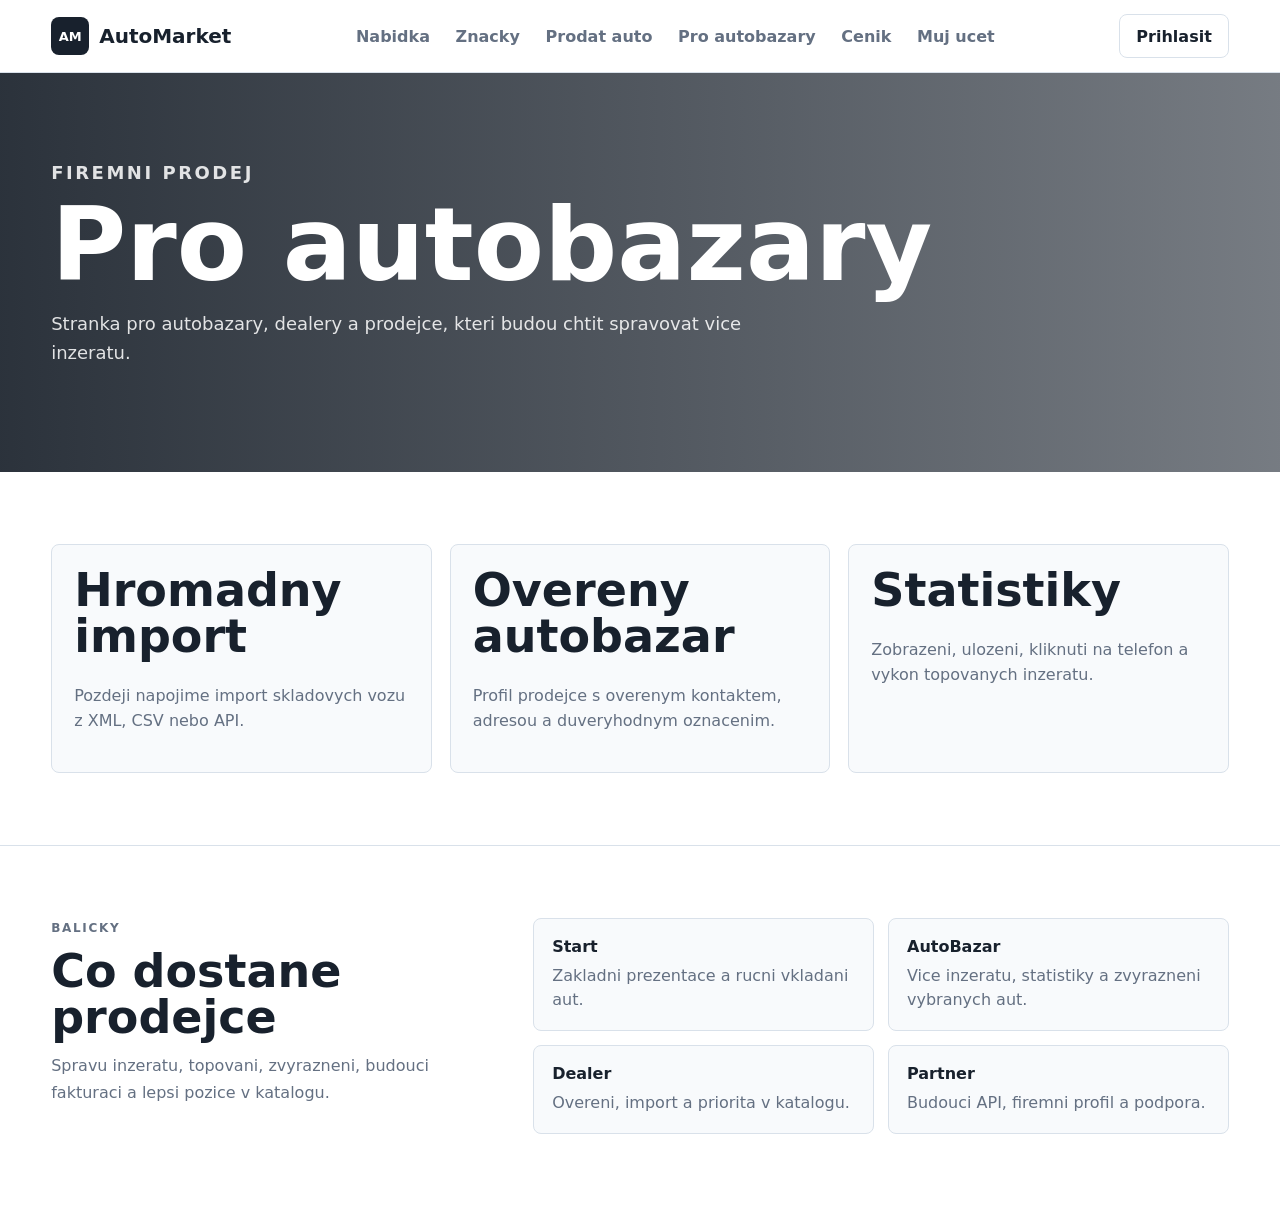
<file: autobazary.html>
<!doctype html>
<html lang="cs">
  <head>
    <meta charset="UTF-8" />
    <meta name="viewport" content="width=device-width, initial-scale=1.0" />
    <title>Pro autobazary | AutoMarket</title>
    <link rel="stylesheet" href="./styles.css" />
  </head>
  <body>
    <header class="topbar">
      <a class="brand" href="./index.html"><span class="brand-mark">AM</span><span>AutoMarket</span></a>
      <nav class="nav" aria-label="Hlavni navigace">
        <a href="./nabidka.html">Nabidka</a>
        <a href="./znacky.html">Znacky</a>
        <a href="./prodej.html">Prodat auto</a>
        <a href="./autobazary.html">Pro autobazary</a>
        <a href="./cenik.html">Cenik</a>
        <a href="./ucet.html">Muj ucet</a>
      </nav>
      <button class="ghost-button" id="accountButton" type="button">Prihlasit</button>
    </header>
    <main>
      <section class="page-hero">
        <p class="eyebrow">Firemni prodej</p>
        <h1>Pro autobazary</h1>
        <p>Stranka pro autobazary, dealery a prodejce, kteri budou chtit spravovat vice inzeratu.</p>
      </section>
      <section class="feature-links">
        <article><h2>Hromadny import</h2><p>Pozdeji napojime import skladovych vozu z XML, CSV nebo API.</p></article>
        <article><h2>Overeny autobazar</h2><p>Profil prodejce s overenym kontaktem, adresou a duveryhodnym oznacenim.</p></article>
        <article><h2>Statistiky</h2><p>Zobrazeni, ulozeni, kliknuti na telefon a vykon topovanych inzeratu.</p></article>
      </section>
      <section class="trust-section">
        <div><p class="eyebrow">Balicky</p><h2>Co dostane prodejce</h2><p>Spravu inzeratu, topovani, zvyrazneni, budouci fakturaci a lepsi pozice v katalogu.</p></div>
        <div class="trust-grid">
          <article><strong>Start</strong><span>Zakladni prezentace a rucni vkladani aut.</span></article>
          <article><strong>AutoBazar</strong><span>Vice inzeratu, statistiky a zvyrazneni vybranych aut.</span></article>
          <article><strong>Dealer</strong><span>Overeni, import a priorita v katalogu.</span></article>
          <article><strong>Partner</strong><span>Budouci API, firemni profil a podpora.</span></article>
        </div>
      </section>
    </main>
    <dialog class="modal" id="accountModal">
      <form method="dialog" class="modal-card" id="accountForm">
        <button class="close-button" id="closeAccount" type="button" aria-label="Zavrit">x</button>
        <p class="eyebrow">Demo ucet</p><h2>Prihlaseni</h2><p>Zadejte telefon a e-mail. Pro demo neni potreba heslo.</p>
        <label>Telefon <input id="loginPhone" type="tel" required placeholder="+420 777 123 456" /></label>
        <label>E-mail <input id="loginEmail" type="email" required placeholder="vas@email.cz" /></label>
        <button class="primary-button wide" type="submit">Pokracovat</button>
      </form>
    </dialog>
    <div class="toast" id="toast" role="status" aria-live="polite"></div>
    <script src="./app.js"></script>
  </body>
</html>
</file>
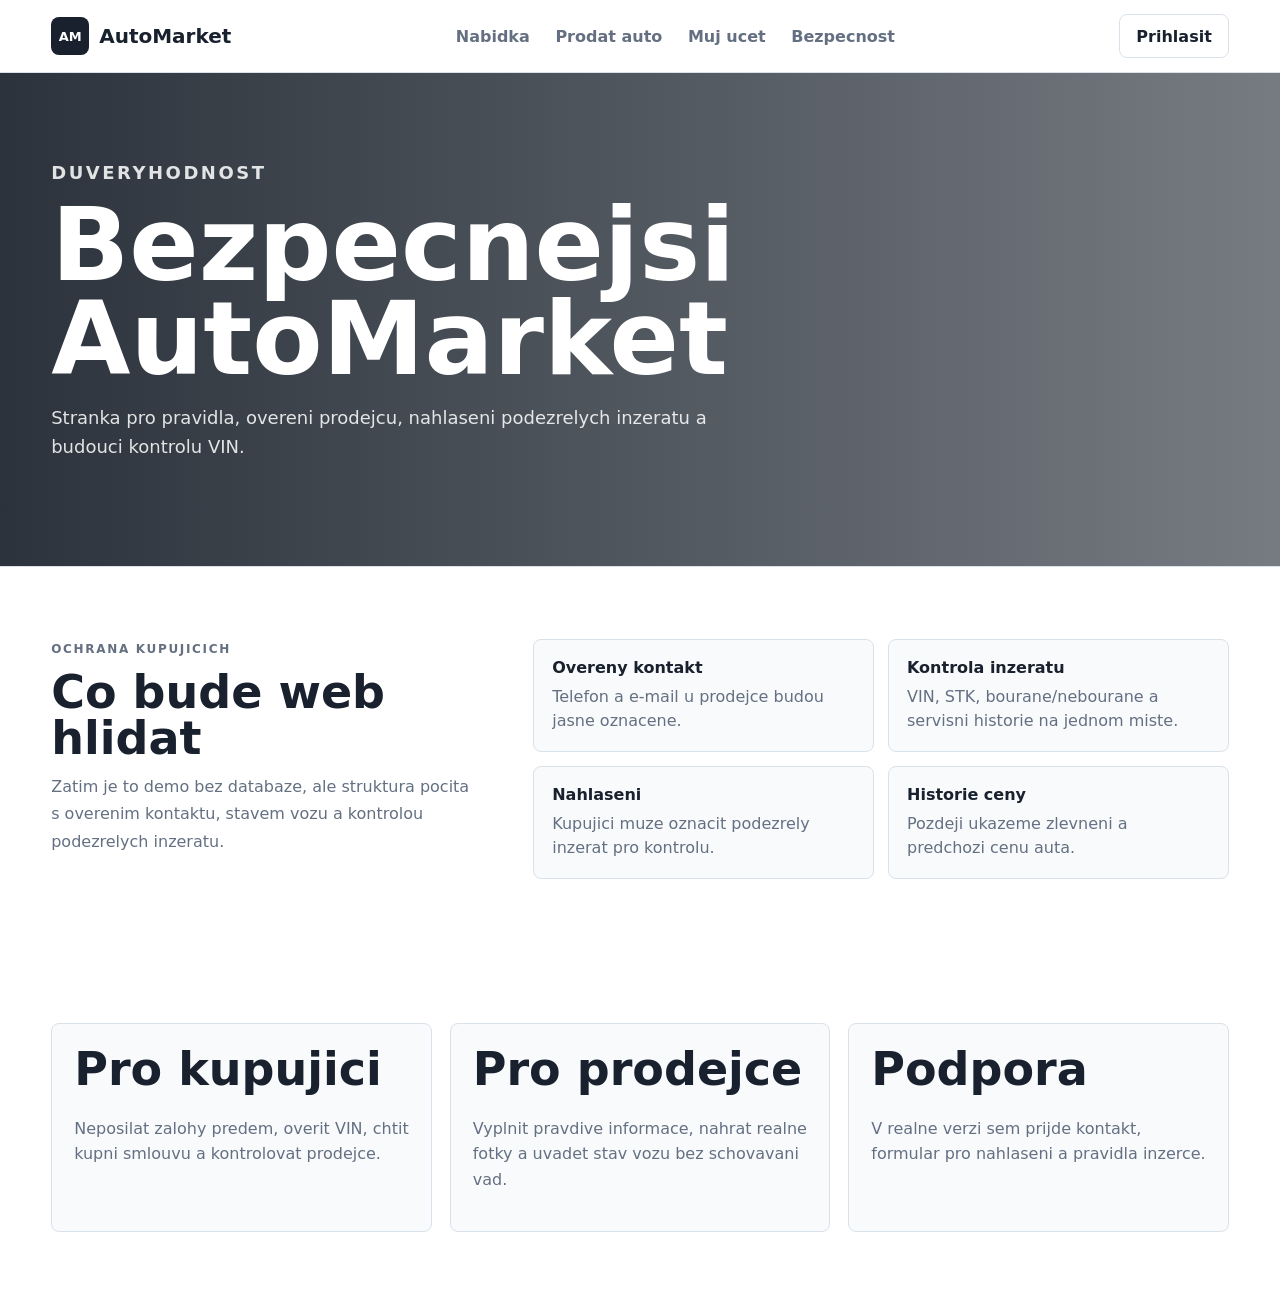
<file: bezpecnost.html>
<!doctype html>
<html lang="cs">
  <head>
    <meta charset="UTF-8" />
    <meta name="viewport" content="width=device-width, initial-scale=1.0" />
    <title>Bezpecnost | AutoMarket</title>
    <link rel="stylesheet" href="./styles.css" />
  </head>
  <body>
    <header class="topbar">
      <a class="brand" href="./index.html"><span class="brand-mark">AM</span><span>AutoMarket</span></a>
      <nav class="nav" aria-label="Hlavni navigace">
        <a href="./nabidka.html">Nabidka</a>
        <a href="./prodej.html">Prodat auto</a>
        <a href="./ucet.html">Muj ucet</a>
        <a href="./bezpecnost.html">Bezpecnost</a>
      </nav>
      <button class="ghost-button" id="accountButton" type="button">Prihlasit</button>
    </header>

    <main>
      <section class="page-hero">
        <p class="eyebrow">Duveryhodnost</p>
        <h1>Bezpecnejsi AutoMarket</h1>
        <p>Stranka pro pravidla, overeni prodejcu, nahlaseni podezrelych inzeratu a budouci kontrolu VIN.</p>
      </section>
      <section class="trust-section">
        <div>
          <p class="eyebrow">Ochrana kupujicich</p>
          <h2>Co bude web hlidat</h2>
          <p>Zatim je to demo bez databaze, ale struktura pocita s overenim kontaktu, stavem vozu a kontrolou podezrelych inzeratu.</p>
        </div>
        <div class="trust-grid">
          <article><strong>Overeny kontakt</strong><span>Telefon a e-mail u prodejce budou jasne oznacene.</span></article>
          <article><strong>Kontrola inzeratu</strong><span>VIN, STK, bourane/nebourane a servisni historie na jednom miste.</span></article>
          <article><strong>Nahlaseni</strong><span>Kupujici muze oznacit podezrely inzerat pro kontrolu.</span></article>
          <article><strong>Historie ceny</strong><span>Pozdeji ukazeme zlevneni a predchozi cenu auta.</span></article>
        </div>
      </section>
      <section class="feature-links">
        <article><h2>Pro kupujici</h2><p>Neposilat zalohy predem, overit VIN, chtit kupni smlouvu a kontrolovat prodejce.</p></article>
        <article><h2>Pro prodejce</h2><p>Vyplnit pravdive informace, nahrat realne fotky a uvadet stav vozu bez schovavani vad.</p></article>
        <article><h2>Podpora</h2><p>V realne verzi sem prijde kontakt, formular pro nahlaseni a pravidla inzerce.</p></article>
      </section>
    </main>

    <dialog class="modal" id="accountModal">
      <form method="dialog" class="modal-card" id="accountForm">
        <button class="close-button" id="closeAccount" type="button" aria-label="Zavrit">x</button>
        <p class="eyebrow">Demo ucet</p>
        <h2>Prihlaseni</h2>
        <p>Zadejte telefon a e-mail. Pro demo neni potreba heslo.</p>
        <label>Telefon <input id="loginPhone" type="tel" required placeholder="+420 777 123 456" /></label>
        <label>E-mail <input id="loginEmail" type="email" required placeholder="vas@email.cz" /></label>
        <button class="primary-button wide" type="submit">Pokracovat</button>
      </form>
    </dialog>
    <div class="toast" id="toast" role="status" aria-live="polite"></div>
    <script src="./app.js"></script>
  </body>
</html>
</file>
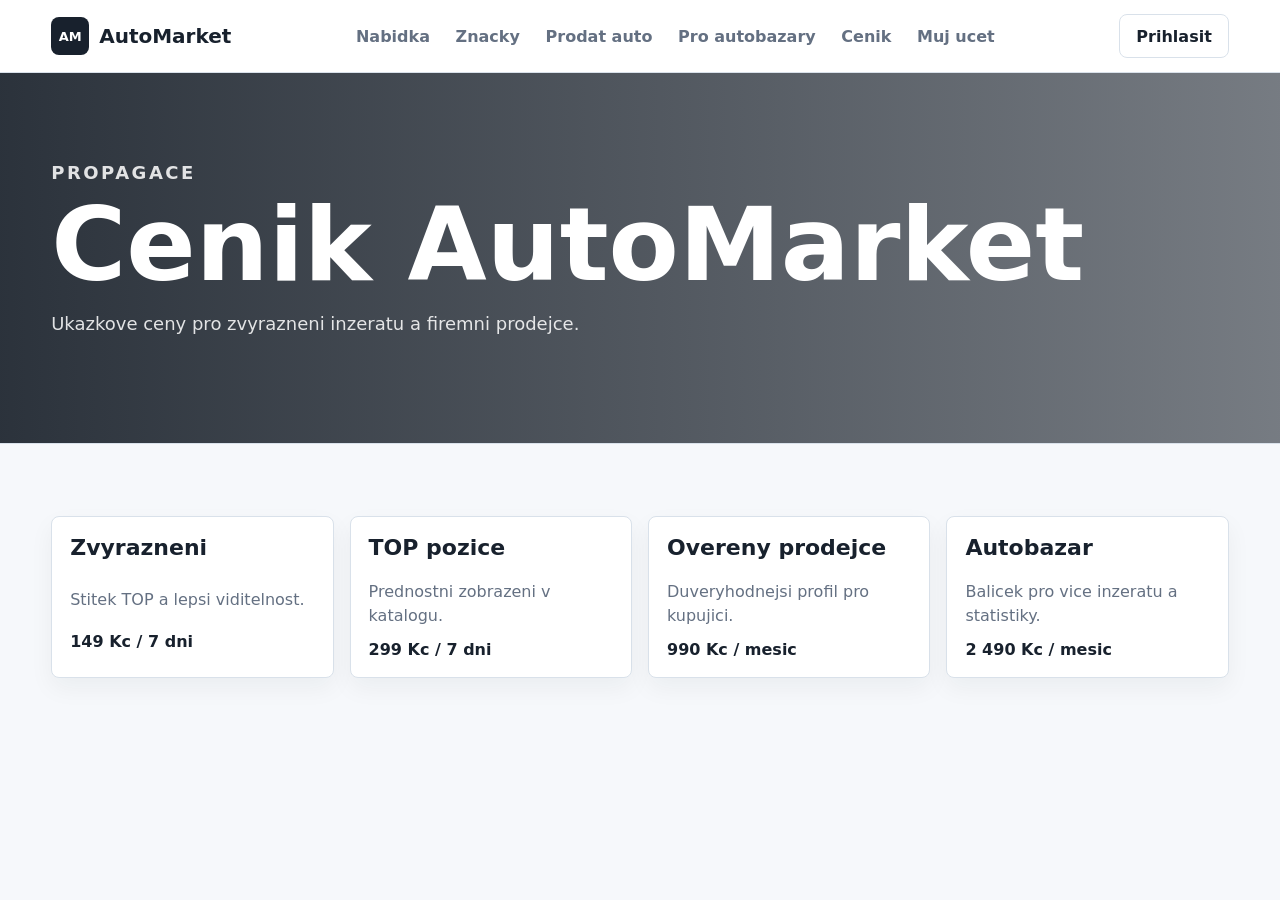
<file: cenik.html>
<!doctype html>
<html lang="cs">
  <head>
    <meta charset="UTF-8" />
    <meta name="viewport" content="width=device-width, initial-scale=1.0" />
    <title>Cenik propagace | AutoMarket</title>
    <link rel="stylesheet" href="./styles.css" />
  </head>
  <body>
    <header class="topbar">
      <a class="brand" href="./index.html"><span class="brand-mark">AM</span><span>AutoMarket</span></a>
      <nav class="nav" aria-label="Hlavni navigace">
        <a href="./nabidka.html">Nabidka</a>
        <a href="./znacky.html">Znacky</a>
        <a href="./prodej.html">Prodat auto</a>
        <a href="./autobazary.html">Pro autobazary</a>
        <a href="./cenik.html">Cenik</a>
        <a href="./ucet.html">Muj ucet</a>
      </nav>
      <button class="ghost-button" id="accountButton" type="button">Prihlasit</button>
    </header>
    <main>
      <section class="page-hero">
        <p class="eyebrow">Propagace</p>
        <h1>Cenik AutoMarket</h1>
        <p>Ukazkove ceny pro zvyrazneni inzeratu a firemni prodejce.</p>
      </section>
      <section class="account-section">
        <div class="promo-grid">
          <article class="promo-card"><h3>Zvyrazneni</h3><p>Stitek TOP a lepsi viditelnost.</p><strong>149 Kc / 7 dni</strong></article>
          <article class="promo-card"><h3>TOP pozice</h3><p>Prednostni zobrazeni v katalogu.</p><strong>299 Kc / 7 dni</strong></article>
          <article class="promo-card"><h3>Overeny prodejce</h3><p>Duveryhodnejsi profil pro kupujici.</p><strong>990 Kc / mesic</strong></article>
          <article class="promo-card"><h3>Autobazar</h3><p>Balicek pro vice inzeratu a statistiky.</p><strong>2 490 Kc / mesic</strong></article>
        </div>
      </section>
    </main>
    <dialog class="modal" id="accountModal">
      <form method="dialog" class="modal-card" id="accountForm">
        <button class="close-button" id="closeAccount" type="button" aria-label="Zavrit">x</button>
        <p class="eyebrow">Demo ucet</p><h2>Prihlaseni</h2><p>Zadejte telefon a e-mail. Pro demo neni potreba heslo.</p>
        <label>Telefon <input id="loginPhone" type="tel" required placeholder="+420 777 123 456" /></label>
        <label>E-mail <input id="loginEmail" type="email" required placeholder="vas@email.cz" /></label>
        <button class="primary-button wide" type="submit">Pokracovat</button>
      </form>
    </dialog>
    <div class="toast" id="toast" role="status" aria-live="polite"></div>
    <script src="./app.js"></script>
  </body>
</html>
</file>
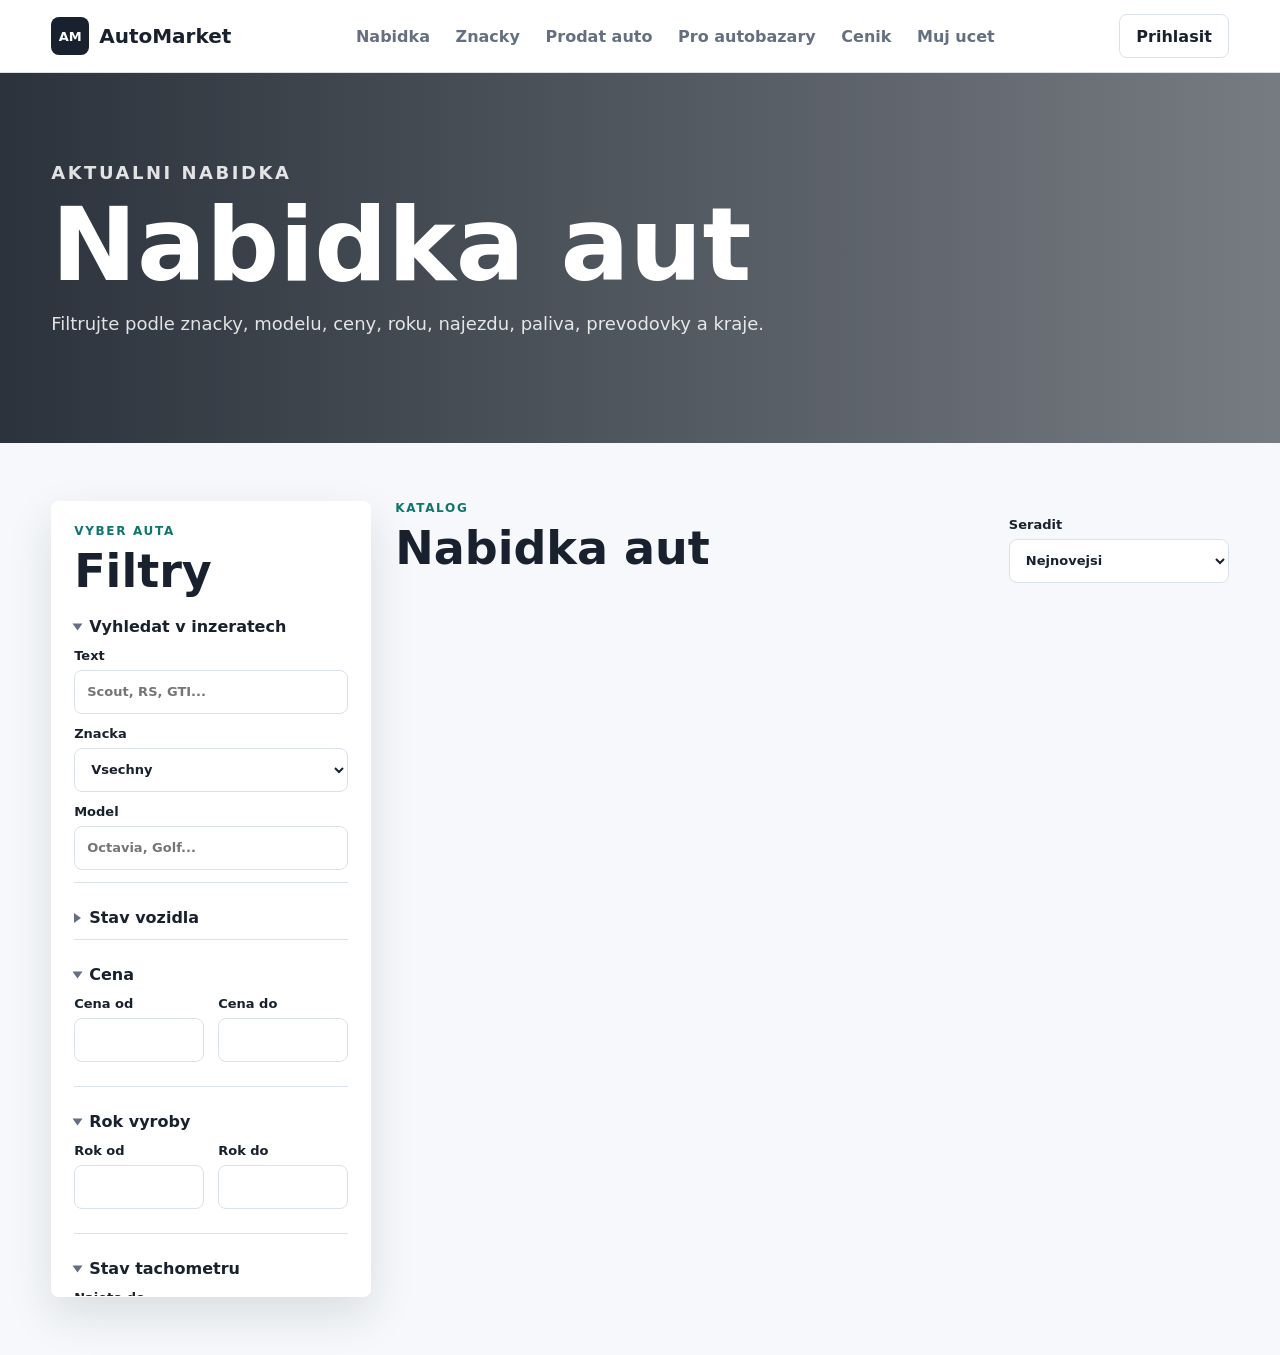
<file: nabidka.html>
<!doctype html>
<html lang="cs">
  <head>
    <meta charset="UTF-8" />
    <meta name="viewport" content="width=device-width, initial-scale=1.0" />
    <title>Nabidka aut | AutoMarket</title>
    <link rel="stylesheet" href="./styles.css" />
  </head>
  <body>
    <header class="topbar">
      <a class="brand" href="./index.html"><span class="brand-mark">AM</span><span>AutoMarket</span></a>
      <nav class="nav" aria-label="Hlavni navigace">
        <a href="./nabidka.html">Nabidka</a>
        <a href="./znacky.html">Znacky</a>
        <a href="./prodej.html">Prodat auto</a>
        <a href="./autobazary.html">Pro autobazary</a>
        <a href="./cenik.html">Cenik</a>
        <a href="./ucet.html">Muj ucet</a>
      </nav>
      <button class="ghost-button" id="accountButton" type="button">Prihlasit</button>
    </header>

    <main>
      <section class="page-hero">
        <p class="eyebrow">Aktualni nabidka</p>
        <h1>Nabidka aut</h1>
        <p>Filtrujte podle znacky, modelu, ceny, roku, najezdu, paliva, prevodovky a kraje.</p>
      </section>

      <section class="market-layout">
        <aside class="filters" aria-label="Filtry vozidel">
          <div class="section-heading">
            <p class="eyebrow">Vyber auta</p>
            <h2>Filtry</h2>
          </div>
          <form id="filtersForm">
            <details class="filter-group" open>
              <summary>Vyhledat v inzeratech</summary>
              <label>Text <input id="listingSearchFilter" type="search" placeholder="Scout, RS, GTI..." /></label>
              <label>Znacka <select id="brandFilter"></select></label>
              <label>
                Model
                <input id="modelFilter" type="search" list="modelSuggestions" placeholder="Octavia, Golf..." />
                <datalist id="modelSuggestions"></datalist>
              </label>
            </details>
            <details class="filter-group"><summary>Stav vozidla</summary><label>Stav <select id="conditionFilter"></select></label></details>
            <details class="filter-group" open>
              <summary>Cena</summary>
              <div class="input-grid">
                <label>Cena od <input id="priceMinFilter" type="number" min="0" step="10000" /></label>
                <label>Cena do <input id="priceMaxFilter" type="number" min="0" step="10000" /></label>
              </div>
            </details>
            <details class="filter-group" open>
              <summary>Rok vyroby</summary>
              <div class="input-grid">
                <label>Rok od <input id="yearMinFilter" type="number" min="1980" max="2026" /></label>
                <label>Rok do <input id="yearMaxFilter" type="number" min="1980" max="2026" /></label>
              </div>
            </details>
            <details class="filter-group" open>
              <summary>Stav tachometru</summary>
              <label>Najeto do <input id="mileageMaxFilter" type="number" min="0" step="5000" /></label>
              <label>Tachometr <select id="tachometerFilter"></select></label>
            </details>
            <details class="filter-group"><summary>Palivo</summary><label>Palivo <select id="fuelFilter"></select></label></details>
            <details class="filter-group"><summary>Karoserie</summary><label>Karoserie <select id="bodyFilter"></select></label></details>
            <details class="filter-group"><summary>Prevodovka</summary><label>Prevodovka <select id="transmissionFilter"></select></label></details>
            <details class="filter-group"><summary>Pohon kol</summary><label>Pohon <select id="drivetrainFilter"></select></label></details>
            <details class="filter-group"><summary>Vykon</summary><div class="input-grid"><label>kW od <input id="powerMinFilter" type="number" min="0" step="10" /></label><label>kW do <input id="powerMaxFilter" type="number" min="0" step="10" /></label></div></details>
            <details class="filter-group"><summary>Objem</summary><div class="input-grid"><label>ccm od <input id="engineMinFilter" type="number" min="0" step="100" /></label><label>ccm do <input id="engineMaxFilter" type="number" min="0" step="100" /></label></div></details>
            <details class="filter-group"><summary>Vybava</summary><div class="check-list"><label><input type="checkbox" name="equipmentFilter" value="Navigace" /> Navigace</label><label><input type="checkbox" name="equipmentFilter" value="LED svetla" /> LED svetla</label><label><input type="checkbox" name="equipmentFilter" value="Tempomat" /> Tempomat</label><label><input type="checkbox" name="equipmentFilter" value="Parkovaci kamera" /> Parkovaci kamera</label><label><input type="checkbox" name="equipmentFilter" value="Tazne zarizeni" /> Tazne zarizeni</label><label><input type="checkbox" name="equipmentFilter" value="Vyhrivana sedadla" /> Vyhrivana sedadla</label></div></details>
            <details class="filter-group"><summary>Spotreba</summary><label>Spotreba do <input id="consumptionMaxFilter" type="number" min="0" step="0.1" /></label></details>
            <details class="filter-group"><summary>Klimatizace</summary><label>Klimatizace <select id="acFilter"></select></label></details>
            <details class="filter-group"><summary>Pocet airbagu</summary><label>Airbagu od <input id="airbagsMinFilter" type="number" min="0" step="1" /></label></details>
            <details class="filter-group"><summary>Pocet mist</summary><label>Mist od <input id="seatsMinFilter" type="number" min="1" step="1" /></label></details>
            <details class="filter-group"><summary>Pocet dveri</summary><label>Dveri od <input id="doorsMinFilter" type="number" min="1" step="1" /></label></details>
            <details class="filter-group"><summary>Barva</summary><label>Barva <input id="colorFilter" type="search" placeholder="bila, cerna..." /></label></details>
            <details class="filter-group"><summary>Misto prodeje</summary><label>Mesto <select id="salePlaceFilter"></select></label><label>Kraj <select id="regionFilter"></select></label></details>
            <details class="filter-group"><summary>Zeme puvodu</summary><label>Zeme <select id="originCountryFilter"></select></label></details>
            <details class="filter-group"><summary>Typ prodejce</summary><label>Typ <select id="sellerTypeFilter"></select></label></details>
            <details class="filter-group"><summary>Overovaci programy</summary><div class="check-list"><label><input type="checkbox" name="verificationFilter" value="Overeny telefon" /> Overeny telefon</label><label><input type="checkbox" name="verificationFilter" value="Overeny e-mail" /> Overeny e-mail</label><label><input type="checkbox" name="verificationFilter" value="Overeny prodejce" /> Overeny prodejce</label><label><input type="checkbox" name="verificationFilter" value="Kontrola VIN" /> Kontrola VIN</label></div></details>
            <details class="filter-group"><summary>Historie vozidla</summary><div class="check-list"><label><input type="checkbox" name="historyFilter" value="Servisni historie" /> Servisni historie</label><label><input type="checkbox" name="historyFilter" value="Nehavarovane" /> Nehavarovane</label><label><input type="checkbox" name="historyFilter" value="Po prvnim majiteli" /> Po prvnim majiteli</label><label><input type="checkbox" name="historyFilter" value="Garance puvodu" /> Garance puvodu</label></div></details>
            <details class="filter-group"><summary>Stari inzeratu</summary><label>Stari <select id="listingAgeFilter"></select></label></details>
            <details class="filter-group"><summary>Pro zdravotne postizene</summary><label class="checkbox-row"><input id="disabledAccessFilter" type="checkbox" /> Uprava / vhodne pro prestavbu</label></details>
            <label class="checkbox-row"><input id="noCrashFilter" type="checkbox" /> Pouze nebourane</label>
            <div class="filter-actions">
              <button class="primary-button" type="submit">Pouzit filtry</button>
              <button class="text-button" id="resetFilters" type="button">Vymazat</button>
            </div>
          </form>
        </aside>

        <section class="listings-panel">
          <div class="listings-head">
            <div>
              <p class="eyebrow">Katalog</p>
              <h2 id="resultCount">Nabidka aut</h2>
            </div>
            <label class="sort-control">
              Seradit
              <select id="sortSelect">
                <option value="newest">Nejnovejsi</option>
                <option value="priceAsc">Cena od nejlevnejsi</option>
                <option value="priceDesc">Cena od nejdrazsi</option>
                <option value="yearDesc">Rok od nejnovejsi</option>
                <option value="mileageAsc">Najeto nejmene</option>
              </select>
            </label>
          </div>
          <button class="ghost-button mobile-filter-button" id="mobileFilterButton" type="button">Otevrit filtry</button>
          <div class="listing-grid" id="listingGrid"></div>
          <div class="empty-state" id="emptyState" hidden>
            <h3>Zadne auto neodpovida filtru</h3>
            <p>Zkuste upravit cenu, rok nebo znacku.</p>
          </div>
        </section>
      </section>
    </main>

    <dialog class="modal" id="accountModal">
      <form method="dialog" class="modal-card" id="accountForm">
        <button class="close-button" id="closeAccount" type="button" aria-label="Zavrit">x</button>
        <p class="eyebrow">Demo ucet</p>
        <h2>Prihlaseni</h2>
        <p>Zadejte telefon a e-mail. Pro demo neni potreba heslo.</p>
        <label>Telefon <input id="loginPhone" type="tel" required placeholder="+420 777 123 456" /></label>
        <label>E-mail <input id="loginEmail" type="email" required placeholder="vas@email.cz" /></label>
        <button class="primary-button wide" type="submit">Pokracovat</button>
      </form>
    </dialog>
    <dialog class="modal" id="detailModal">
      <article class="detail-card">
        <button class="close-button" id="closeDetail" type="button" aria-label="Zavrit">x</button>
        <div id="detailContent"></div>
      </article>
    </dialog>
    <div class="toast" id="toast" role="status" aria-live="polite"></div>
    <script src="./app.js"></script>
  </body>
</html>
</file>
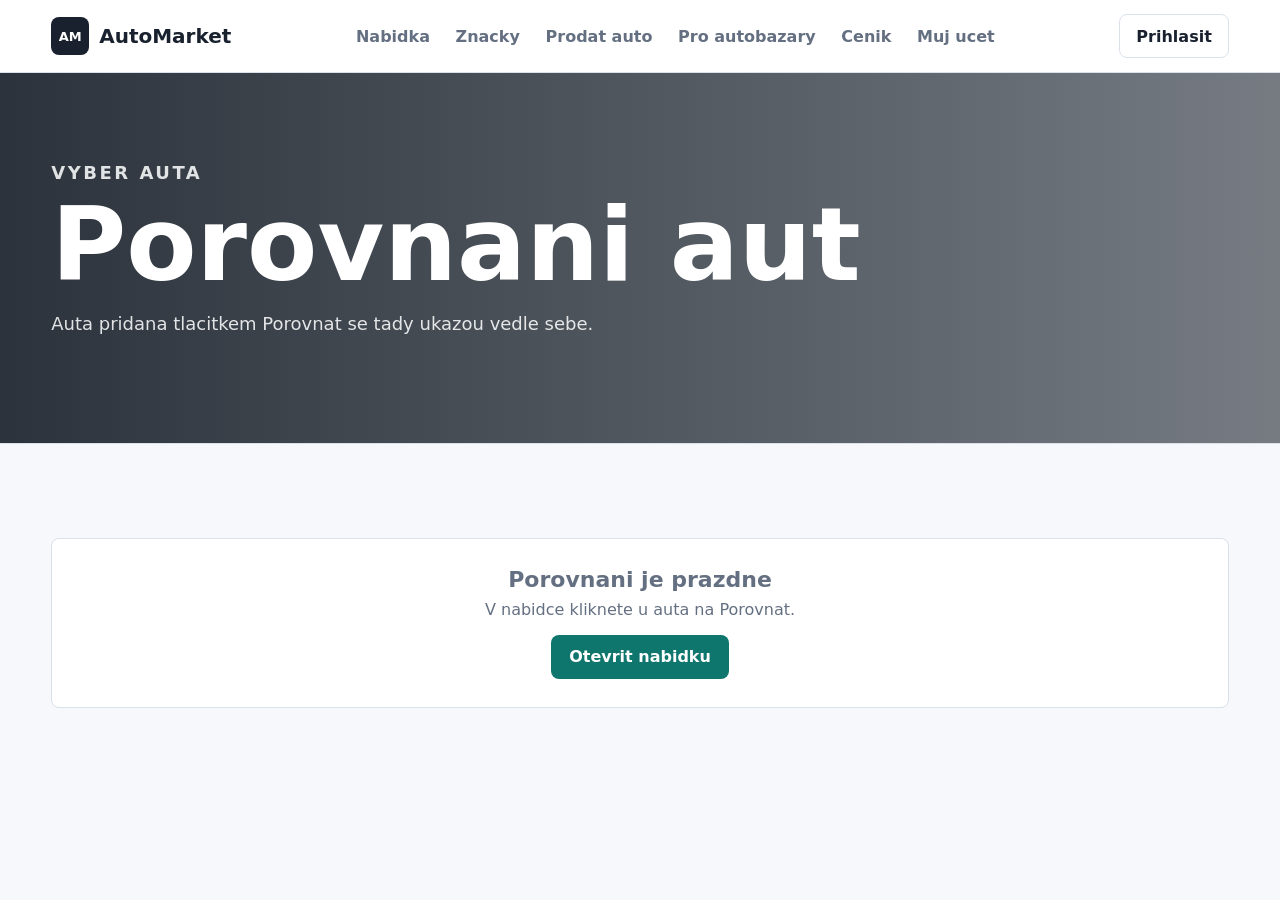
<file: porovnani.html>
<!doctype html>
<html lang="cs">
  <head>
    <meta charset="UTF-8" />
    <meta name="viewport" content="width=device-width, initial-scale=1.0" />
    <title>Porovnani aut | AutoMarket</title>
    <link rel="stylesheet" href="./styles.css" />
  </head>
  <body>
    <header class="topbar">
      <a class="brand" href="./index.html"><span class="brand-mark">AM</span><span>AutoMarket</span></a>
      <nav class="nav" aria-label="Hlavni navigace">
        <a href="./nabidka.html">Nabidka</a>
        <a href="./znacky.html">Znacky</a>
        <a href="./prodej.html">Prodat auto</a>
        <a href="./autobazary.html">Pro autobazary</a>
        <a href="./cenik.html">Cenik</a>
        <a href="./ucet.html">Muj ucet</a>
      </nav>
      <button class="ghost-button" id="accountButton" type="button">Prihlasit</button>
    </header>
    <main>
      <section class="page-hero">
        <p class="eyebrow">Vyber auta</p>
        <h1>Porovnani aut</h1>
        <p>Auta pridana tlacitkem Porovnat se tady ukazou vedle sebe.</p>
      </section>
      <section class="account-section">
        <div class="compare-grid" id="compareGrid"></div>
        <div class="empty-state" id="compareEmpty"><h3>Porovnani je prazdne</h3><p>V nabidce kliknete u auta na Porovnat.</p><a class="primary-button" href="./nabidka.html">Otevrit nabidku</a></div>
      </section>
    </main>
    <dialog class="modal" id="accountModal">
      <form method="dialog" class="modal-card" id="accountForm">
        <button class="close-button" id="closeAccount" type="button" aria-label="Zavrit">x</button>
        <p class="eyebrow">Demo ucet</p><h2>Prihlaseni</h2><p>Zadejte telefon a e-mail. Pro demo neni potreba heslo.</p>
        <label>Telefon <input id="loginPhone" type="tel" required placeholder="+420 777 123 456" /></label>
        <label>E-mail <input id="loginEmail" type="email" required placeholder="vas@email.cz" /></label>
        <button class="primary-button wide" type="submit">Pokracovat</button>
      </form>
    </dialog>
    <div class="toast" id="toast" role="status" aria-live="polite"></div>
    <script src="./app.js"></script>
  </body>
</html>
</file>
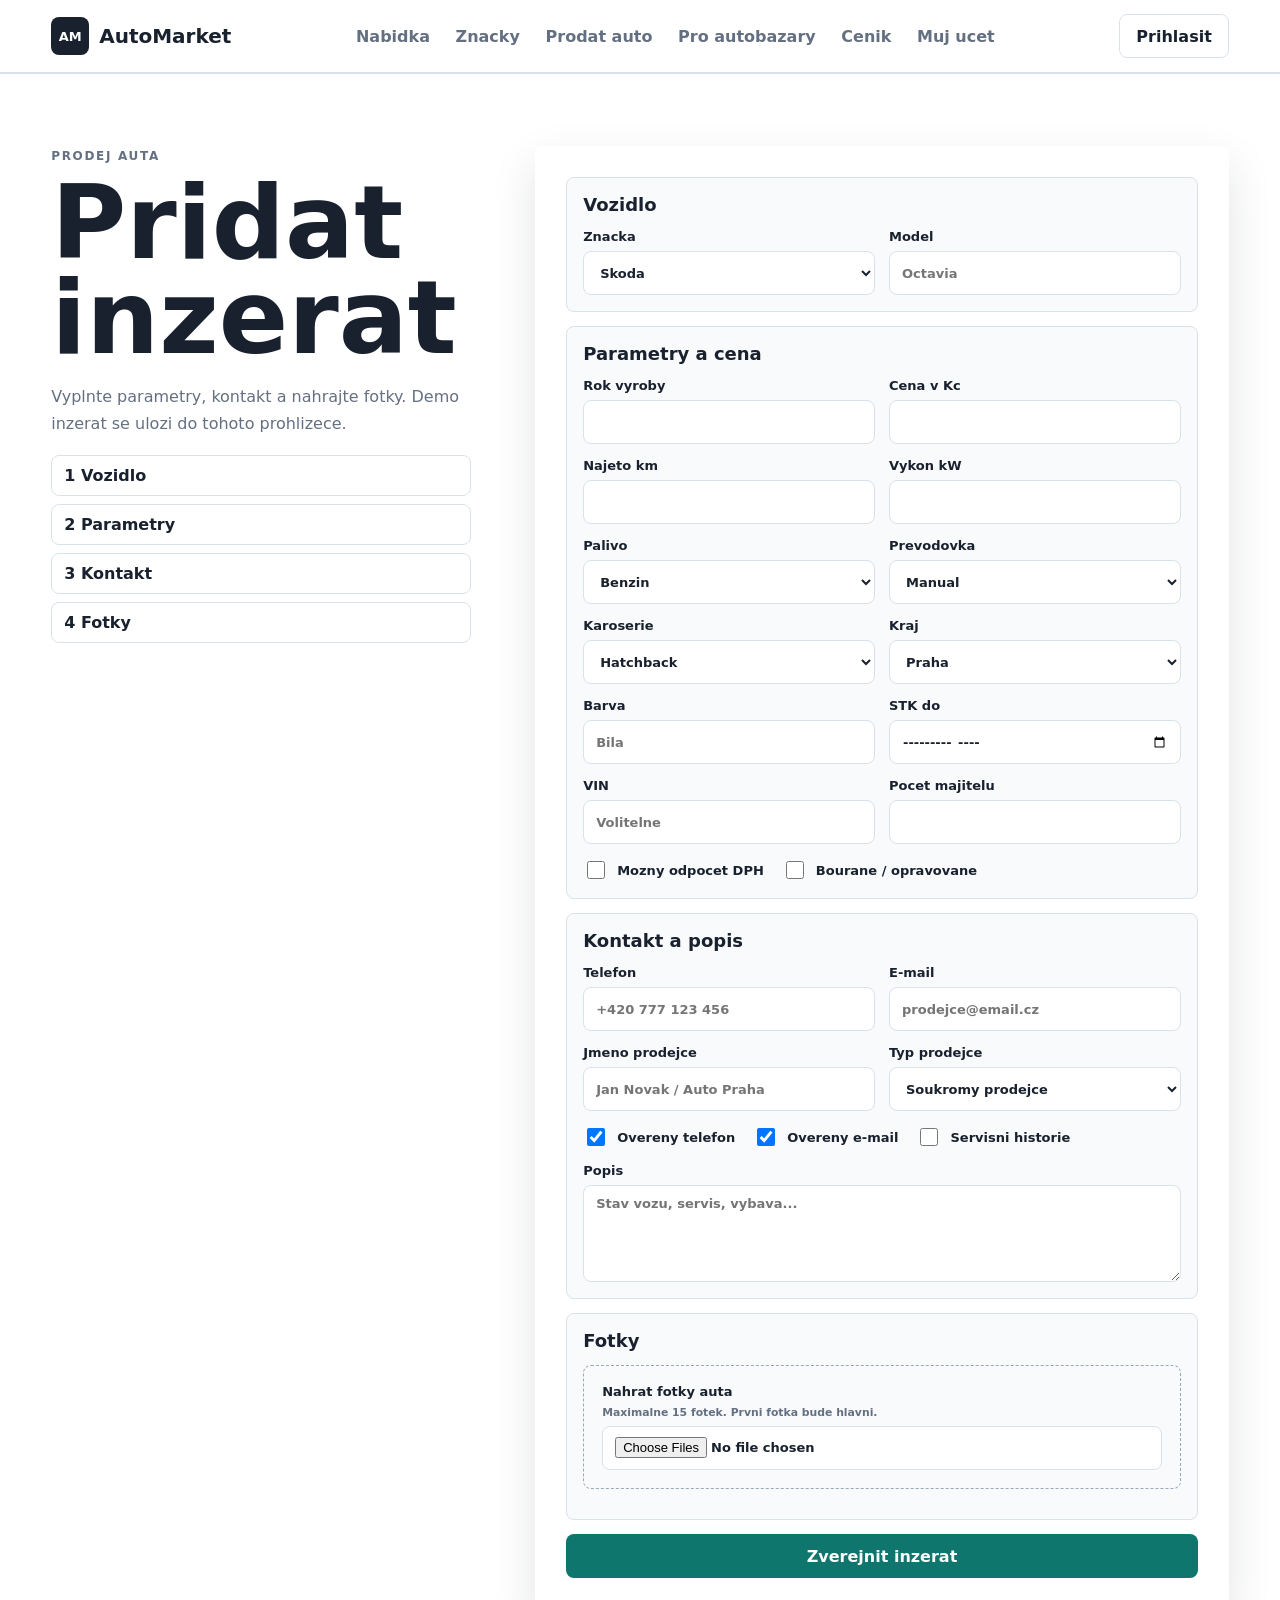
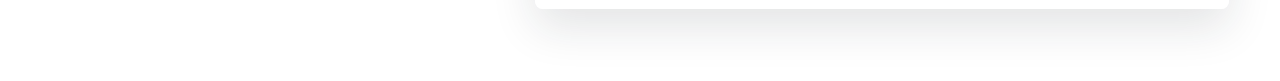
<file: prodej.html>
<!doctype html>
<html lang="cs">
  <head>
    <meta charset="UTF-8" />
    <meta name="viewport" content="width=device-width, initial-scale=1.0" />
    <title>Prodat auto | AutoMarket</title>
    <link rel="stylesheet" href="./styles.css" />
  </head>
  <body>
    <header class="topbar">
      <a class="brand" href="./index.html"><span class="brand-mark">AM</span><span>AutoMarket</span></a>
      <nav class="nav" aria-label="Hlavni navigace">
        <a href="./nabidka.html">Nabidka</a>
        <a href="./znacky.html">Znacky</a>
        <a href="./prodej.html">Prodat auto</a>
        <a href="./autobazary.html">Pro autobazary</a>
        <a href="./cenik.html">Cenik</a>
        <a href="./ucet.html">Muj ucet</a>
      </nav>
      <button class="ghost-button" id="accountButton" type="button">Prihlasit</button>
    </header>

    <main>
      <section class="seller-section">
        <div class="seller-copy">
          <p class="eyebrow">Prodej auta</p>
          <h1>Pridat inzerat</h1>
          <p>Vyplnte parametry, kontakt a nahrajte fotky. Demo inzerat se ulozi do tohoto prohlizece.</p>
          <div class="seller-steps"><span>1 Vozidlo</span><span>2 Parametry</span><span>3 Kontakt</span><span>4 Fotky</span></div>
        </div>
        <form class="seller-form" id="listingForm">
          <div class="form-block">
            <h3>Vozidlo</h3>
            <div class="form-row">
              <label>Znacka <select id="brandInput" required></select></label>
              <label>Model <input id="modelInput" type="text" list="sellerModelSuggestions" required placeholder="Octavia" /><datalist id="sellerModelSuggestions"></datalist></label>
            </div>
          </div>
          <div class="form-block">
            <h3>Parametry a cena</h3>
            <div class="form-row">
              <label>Rok vyroby <input id="yearInput" type="number" min="1980" max="2026" required /></label>
              <label>Cena v Kc <input id="priceInput" type="number" min="0" step="1000" required /></label>
            </div>
            <div class="form-row">
              <label>Najeto km <input id="mileageInput" type="number" min="0" step="1000" required /></label>
              <label>Vykon kW <input id="powerInput" type="number" min="1" step="1" /></label>
            </div>
            <div class="form-row">
              <label>Palivo <select id="fuelInput" required></select></label>
              <label>Prevodovka <select id="transmissionInput" required></select></label>
            </div>
            <div class="form-row">
              <label>Karoserie <select id="bodyInput" required></select></label>
              <label>Kraj <select id="regionInput" required></select></label>
            </div>
            <div class="form-row">
              <label>Barva <input id="colorInput" type="text" placeholder="Bila" /></label>
              <label>STK do <input id="inspectionInput" type="month" /></label>
            </div>
            <div class="form-row">
              <label>VIN <input id="vinInput" type="text" maxlength="17" placeholder="Volitelne" /></label>
              <label>Pocet majitelu <input id="ownersInput" type="number" min="1" max="20" /></label>
            </div>
            <div class="switch-row">
              <label><input id="vatInput" type="checkbox" /> Mozny odpocet DPH</label>
              <label><input id="crashedInput" type="checkbox" /> Bourane / opravovane</label>
            </div>
          </div>
          <div class="form-block">
            <h3>Kontakt a popis</h3>
            <div class="form-row">
              <label>Telefon <input id="phoneInput" type="tel" required placeholder="+420 777 123 456" /></label>
              <label>E-mail <input id="emailInput" type="email" required placeholder="prodejce@email.cz" /></label>
            </div>
            <div class="form-row">
              <label>Jmeno prodejce <input id="sellerNameInput" type="text" placeholder="Jan Novak / Auto Praha" /></label>
              <label>Typ prodejce <select id="sellerTypeInput"><option value="Soukromy prodejce">Soukromy prodejce</option><option value="Autobazar">Autobazar</option><option value="Dealer">Dealer</option></select></label>
            </div>
            <div class="switch-row">
              <label><input id="verifiedPhoneInput" type="checkbox" checked /> Overeny telefon</label>
              <label><input id="verifiedEmailInput" type="checkbox" checked /> Overeny e-mail</label>
              <label><input id="serviceBookInput" type="checkbox" /> Servisni historie</label>
            </div>
            <label>Popis <textarea id="descriptionInput" rows="5" required placeholder="Stav vozu, servis, vybava..."></textarea></label>
          </div>
          <div class="form-block">
            <h3>Fotky</h3>
            <label class="upload-box"><span>Nahrat fotky auta</span><small>Maximalne 15 fotek. Prvni fotka bude hlavni.</small><input id="photosInput" type="file" accept="image/*" multiple /></label>
            <div class="photo-preview" id="photoPreview" aria-live="polite"></div>
          </div>
          <button class="primary-button wide" type="submit">Zverejnit inzerat</button>
        </form>
      </section>
    </main>

    <dialog class="modal" id="accountModal">
      <form method="dialog" class="modal-card" id="accountForm">
        <button class="close-button" id="closeAccount" type="button" aria-label="Zavrit">x</button>
        <p class="eyebrow">Demo ucet</p>
        <h2>Prihlaseni</h2>
        <p>Zadejte telefon a e-mail. Pro demo neni potreba heslo.</p>
        <label>Telefon <input id="loginPhone" type="tel" required placeholder="+420 777 123 456" /></label>
        <label>E-mail <input id="loginEmail" type="email" required placeholder="vas@email.cz" /></label>
        <button class="primary-button wide" type="submit">Pokracovat</button>
      </form>
    </dialog>
    <div class="toast" id="toast" role="status" aria-live="polite"></div>
    <script src="./app.js"></script>
  </body>
</html>
</file>
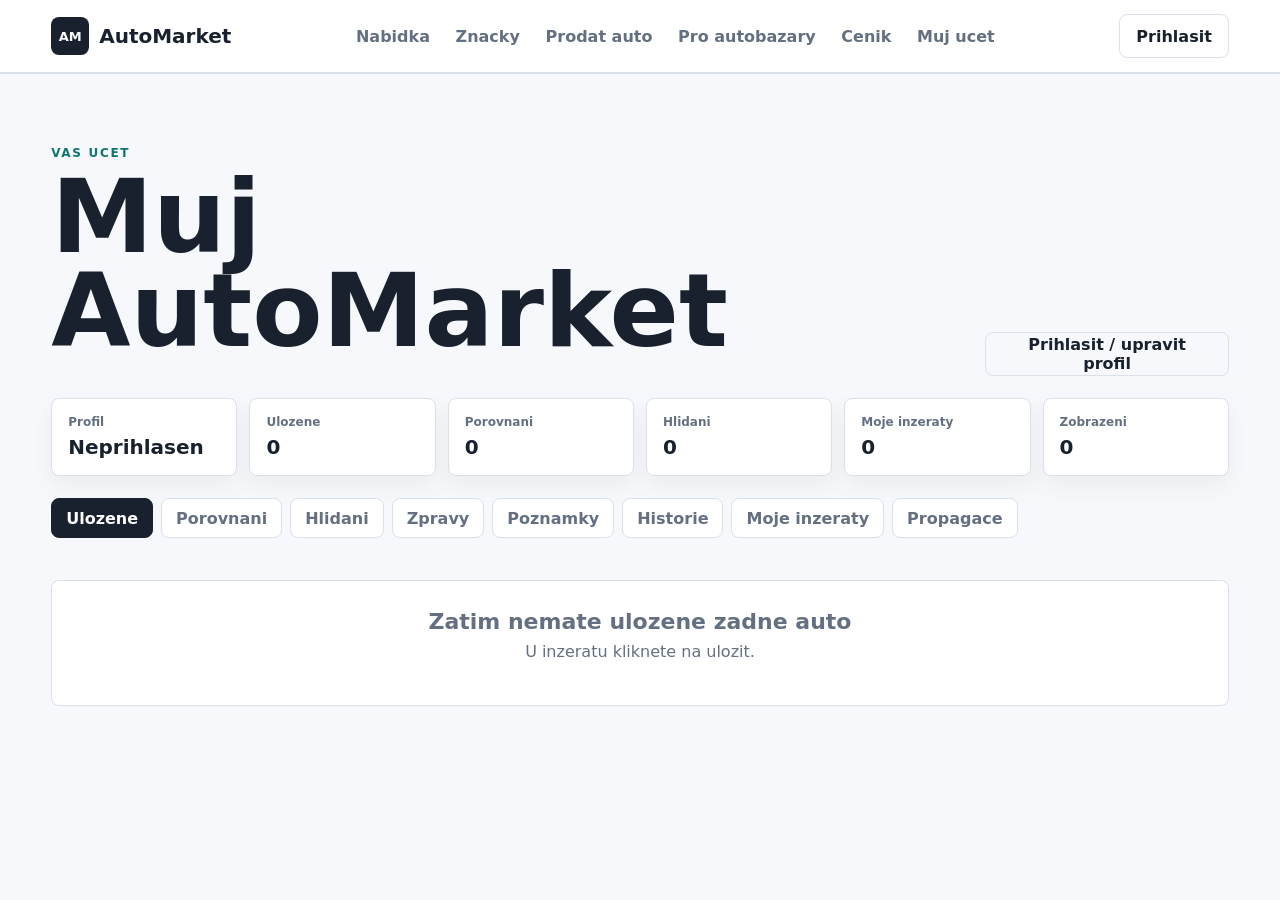
<file: ucet.html>
<!doctype html>
<html lang="cs">
  <head>
    <meta charset="UTF-8" />
    <meta name="viewport" content="width=device-width, initial-scale=1.0" />
    <title>Muj ucet | AutoMarket</title>
    <link rel="stylesheet" href="./styles.css" />
  </head>
  <body>
    <header class="topbar">
      <a class="brand" href="./index.html"><span class="brand-mark">AM</span><span>AutoMarket</span></a>
      <nav class="nav" aria-label="Hlavni navigace">
        <a href="./nabidka.html">Nabidka</a>
        <a href="./znacky.html">Znacky</a>
        <a href="./prodej.html">Prodat auto</a>
        <a href="./autobazary.html">Pro autobazary</a>
        <a href="./cenik.html">Cenik</a>
        <a href="./ucet.html">Muj ucet</a>
      </nav>
      <button class="ghost-button" id="accountButton" type="button">Prihlasit</button>
    </header>

    <main>
      <section class="account-section">
        <div class="account-head">
          <div>
            <p class="eyebrow">Vas ucet</p>
            <h1>Muj AutoMarket</h1>
          </div>
          <button class="ghost-button" id="accountPanelButton" type="button">Prihlasit / upravit profil</button>
        </div>
        <div class="account-summary" id="accountSummary"></div>
        <div class="tabs" role="tablist" aria-label="Sekce uctu">
          <button class="tab-button active" data-tab="saved" type="button">Ulozene</button>
          <button class="tab-button" data-tab="compare" type="button">Porovnani</button>
          <button class="tab-button" data-tab="alerts" type="button">Hlidani</button>
          <button class="tab-button" data-tab="messages" type="button">Zpravy</button>
          <button class="tab-button" data-tab="notes" type="button">Poznamky</button>
          <button class="tab-button" data-tab="history" type="button">Historie</button>
          <button class="tab-button" data-tab="seller" type="button">Moje inzeraty</button>
          <button class="tab-button" data-tab="billing" type="button">Propagace</button>
        </div>
        <div class="tab-panel active" data-panel="saved">
          <div class="saved-grid" id="savedGrid"></div>
          <div class="empty-state" id="savedEmpty"><h3>Zatim nemate ulozene zadne auto</h3><p>U inzeratu kliknete na ulozit.</p></div>
        </div>
        <div class="tab-panel" data-panel="compare">
          <div class="compare-grid" id="compareGrid"></div>
          <div class="empty-state" id="compareEmpty"><h3>Porovnani je prazdne</h3><p>V nabidce kliknete na porovnat.</p></div>
        </div>
        <div class="tab-panel" data-panel="alerts">
          <form class="compact-form" id="alertForm">
            <div class="form-row">
              <label>Nazev hlidani <input id="alertName" type="text" required placeholder="Rodinne SUV do 600 000 Kc" /></label>
              <label>Znacka <select id="alertBrand"></select></label>
            </div>
            <div class="form-row">
              <label>Cena do <input id="alertPrice" type="number" min="0" step="10000" placeholder="600000" /></label>
              <label>Najeto do <input id="alertMileage" type="number" min="0" step="5000" placeholder="120000" /></label>
            </div>
            <button class="primary-button" type="submit">Vytvorit hlidani</button>
          </form>
          <div class="list-stack" id="alertsList"></div>
        </div>
        <div class="tab-panel" data-panel="messages">
          <div class="list-stack" id="messagesList"></div>
          <div class="empty-state" id="messagesEmpty"><h3>Zatim zadne zpravy</h3><p>V detailu inzeratu muzete poslat demo zpravu.</p></div>
        </div>
        <div class="tab-panel" data-panel="notes">
          <div class="list-stack" id="notesList"></div>
          <div class="empty-state" id="notesEmpty"><h3>Zatim zadne poznamky</h3><p>U detailu auta si muzete ulozit poznamku.</p></div>
        </div>
        <div class="tab-panel" data-panel="history">
          <div class="saved-grid" id="historyGrid"></div>
          <div class="empty-state" id="historyEmpty"><h3>Historie je prazdna</h3><p>Po otevreni detailu se auta ulozi do historie.</p></div>
        </div>
        <div class="tab-panel" data-panel="seller">
          <div class="seller-tools">
            <a class="primary-button" href="./prodej.html">Pridat dalsi inzerat</a>
            <button class="ghost-button" id="createDemoMine" type="button">Vytvorit demo muj inzerat</button>
          </div>
          <div class="list-stack" id="sellerListings"></div>
          <div class="empty-state" id="sellerEmpty"><h3>Zatim nemate vlastni inzerat</h3><p>Po pridani se tady objevi sprava a statistiky.</p></div>
        </div>
        <div class="tab-panel" data-panel="billing">
          <div class="promo-grid">
            <article class="promo-card"><h3>Zvyrazneni</h3><p>Inzerat dostane stitek TOP.</p><strong>149 Kc / 7 dni</strong></article>
            <article class="promo-card"><h3>TOP pozice</h3><p>Auto se zobrazi mezi prvnimi vysledky.</p><strong>299 Kc / 7 dni</strong></article>
            <article class="promo-card"><h3>Overeny prodejce</h3><p>Profil dostane duveryhodnejsi oznaceni.</p><strong>990 Kc / mesic</strong></article>
          </div>
          <div class="invoice-box">
            <h3>Demo fakturace</h3>
            <p>Platby napojime pozdeji az s realnym backendem.</p>
            <button class="ghost-button" id="fakeInvoice" type="button">Vygenerovat demo fakturu</button>
          </div>
        </div>
      </section>
    </main>

    <dialog class="modal" id="accountModal">
      <form method="dialog" class="modal-card" id="accountForm">
        <button class="close-button" id="closeAccount" type="button" aria-label="Zavrit">x</button>
        <p class="eyebrow">Demo ucet</p>
        <h2>Prihlaseni</h2>
        <p>Zadejte telefon a e-mail. Pro demo neni potreba heslo.</p>
        <label>Telefon <input id="loginPhone" type="tel" required placeholder="+420 777 123 456" /></label>
        <label>E-mail <input id="loginEmail" type="email" required placeholder="vas@email.cz" /></label>
        <button class="primary-button wide" type="submit">Pokracovat</button>
      </form>
    </dialog>
    <dialog class="modal" id="detailModal">
      <article class="detail-card">
        <button class="close-button" id="closeDetail" type="button" aria-label="Zavrit">x</button>
        <div id="detailContent"></div>
      </article>
    </dialog>
    <div class="toast" id="toast" role="status" aria-live="polite"></div>
    <script src="./app.js"></script>
  </body>
</html>
</file>
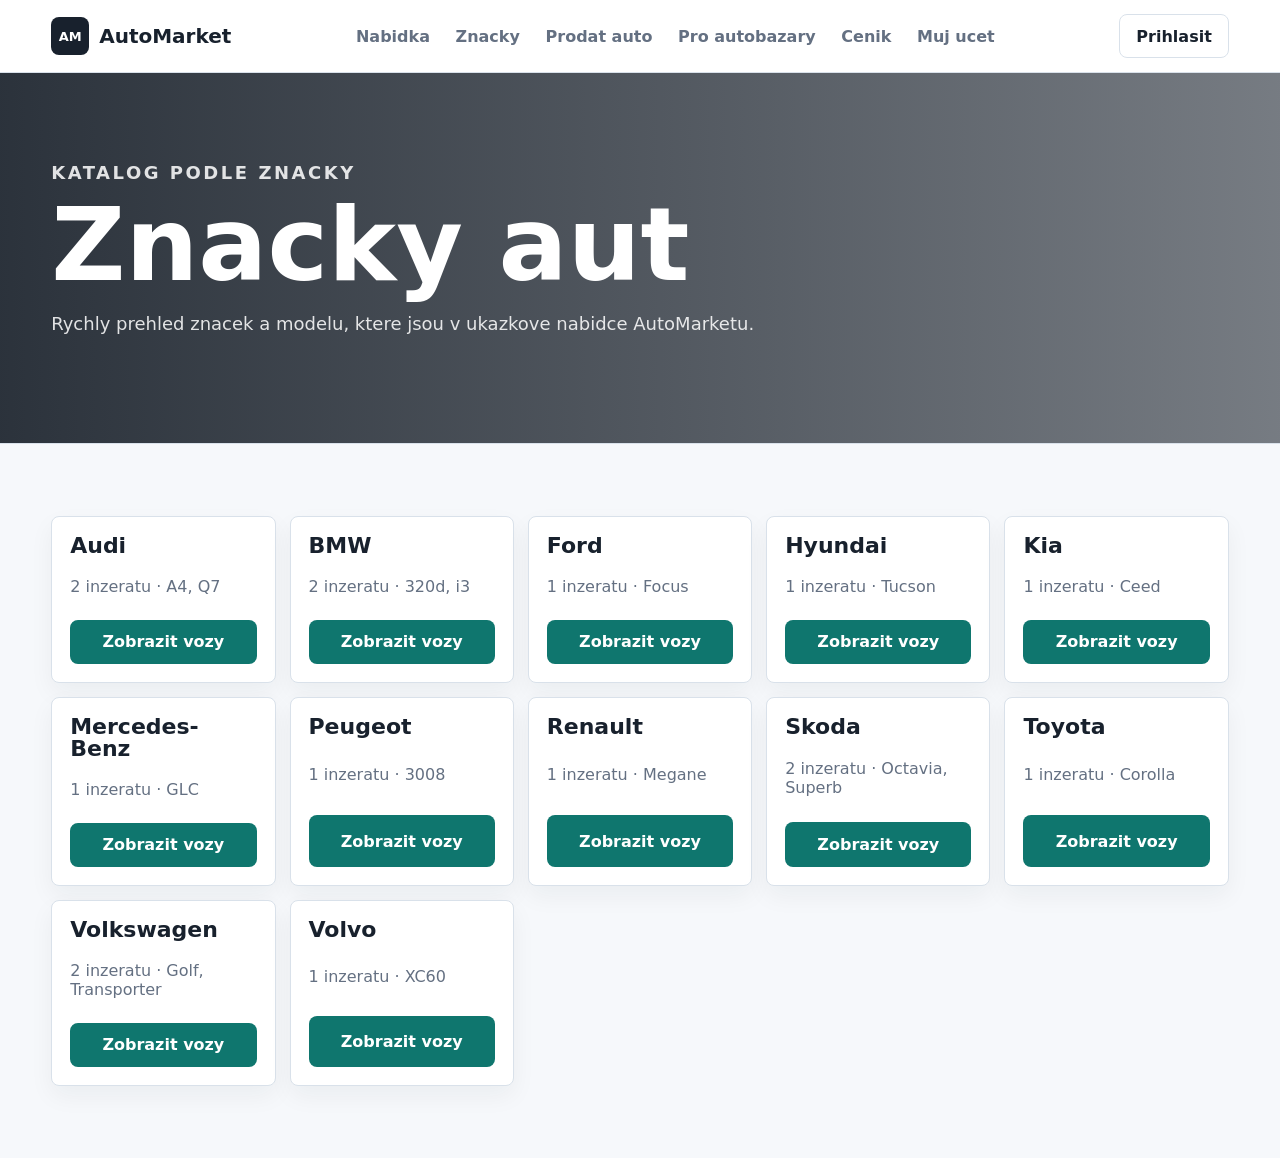
<file: znacky.html>
<!doctype html>
<html lang="cs">
  <head>
    <meta charset="UTF-8" />
    <meta name="viewport" content="width=device-width, initial-scale=1.0" />
    <title>Znacky aut | AutoMarket</title>
    <link rel="stylesheet" href="./styles.css" />
  </head>
  <body>
    <header class="topbar">
      <a class="brand" href="./index.html"><span class="brand-mark">AM</span><span>AutoMarket</span></a>
      <nav class="nav" aria-label="Hlavni navigace">
        <a href="./nabidka.html">Nabidka</a>
        <a href="./znacky.html">Znacky</a>
        <a href="./prodej.html">Prodat auto</a>
        <a href="./autobazary.html">Pro autobazary</a>
        <a href="./cenik.html">Cenik</a>
        <a href="./ucet.html">Muj ucet</a>
      </nav>
      <button class="ghost-button" id="accountButton" type="button">Prihlasit</button>
    </header>
    <main>
      <section class="page-hero">
        <p class="eyebrow">Katalog podle znacky</p>
        <h1>Znacky aut</h1>
        <p>Rychly prehled znacek a modelu, ktere jsou v ukazkove nabidce AutoMarketu.</p>
      </section>
      <section class="directory-section">
        <div class="directory-grid" id="brandDirectory"></div>
      </section>
    </main>
    <dialog class="modal" id="accountModal">
      <form method="dialog" class="modal-card" id="accountForm">
        <button class="close-button" id="closeAccount" type="button" aria-label="Zavrit">x</button>
        <p class="eyebrow">Demo ucet</p>
        <h2>Prihlaseni</h2>
        <p>Zadejte telefon a e-mail. Pro demo neni potreba heslo.</p>
        <label>Telefon <input id="loginPhone" type="tel" required placeholder="+420 777 123 456" /></label>
        <label>E-mail <input id="loginEmail" type="email" required placeholder="vas@email.cz" /></label>
        <button class="primary-button wide" type="submit">Pokracovat</button>
      </form>
    </dialog>
    <div class="toast" id="toast" role="status" aria-live="polite"></div>
    <script src="./app.js"></script>
  </body>
</html>
</file>
<file: styles.css>
:root {
  --ink: #18212d;
  --muted: #647082;
  --line: #d9e1ea;
  --paper: #f6f8fb;
  --surface: #ffffff;
  --accent: #0f766e;
  --accent-dark: #0b5d58;
  --warm: #f59e0b;
  --danger: #b42318;
  --shadow: 0 18px 45px rgba(24, 33, 45, 0.12);
}

* {
  box-sizing: border-box;
}

html {
  scroll-behavior: smooth;
}

body {
  margin: 0;
  color: var(--ink);
  background: var(--paper);
  font-family:
    Inter, ui-sans-serif, system-ui, -apple-system, BlinkMacSystemFont, "Segoe UI", sans-serif;
}

a {
  color: inherit;
  text-decoration: none;
}

button,
input,
select,
textarea {
  font: inherit;
}

button {
  cursor: pointer;
}

.topbar {
  position: sticky;
  top: 0;
  z-index: 20;
  display: flex;
  align-items: center;
  justify-content: space-between;
  gap: 20px;
  padding: 14px clamp(18px, 4vw, 58px);
  background: rgba(255, 255, 255, 0.94);
  border-bottom: 1px solid var(--line);
  backdrop-filter: blur(18px);
}

.brand {
  display: inline-flex;
  align-items: center;
  gap: 10px;
  font-size: 20px;
  font-weight: 800;
  letter-spacing: 0;
}

.brand-mark {
  display: grid;
  width: 38px;
  height: 38px;
  place-items: center;
  color: white;
  background: var(--ink);
  border-radius: 8px;
  font-size: 13px;
}

.nav {
  display: flex;
  gap: clamp(12px, 2vw, 28px);
  color: var(--muted);
  font-weight: 700;
}

.nav a:hover {
  color: var(--ink);
}

.hero {
  min-height: min(680px, calc(100vh - 68px));
  display: grid;
  grid-template-columns: minmax(0, 1fr) minmax(300px, 420px);
  align-items: end;
  gap: clamp(24px, 6vw, 88px);
  padding: clamp(46px, 8vw, 110px) clamp(18px, 4vw, 58px) clamp(32px, 5vw, 58px);
  color: white;
  background:
    linear-gradient(90deg, rgba(10, 18, 28, 0.84), rgba(10, 18, 28, 0.46) 54%, rgba(10, 18, 28, 0.15)),
    url("https://images.unsplash.com/photo-1503376780353-7e6692767b70?auto=format&fit=crop&w=1800&q=85")
      center / cover;
}

.page-hero {
  padding: clamp(42px, 7vw, 86px) clamp(18px, 4vw, 58px);
  color: white;
  background:
    linear-gradient(90deg, rgba(10, 18, 28, 0.86), rgba(10, 18, 28, 0.54)),
    url("https://images.unsplash.com/photo-1503736334956-4c8f8e92946d?auto=format&fit=crop&w=1800&q=85")
      center / cover;
}

.page-hero p {
  max-width: 720px;
  color: rgba(255, 255, 255, 0.86);
  font-size: 18px;
  line-height: 1.6;
}

.hero-copy {
  max-width: 720px;
}

.eyebrow {
  margin: 0 0 10px;
  color: var(--accent);
  font-size: 12px;
  font-weight: 900;
  letter-spacing: 0.14em;
  text-transform: uppercase;
}

.hero .eyebrow,
.hero p {
  color: rgba(255, 255, 255, 0.86);
}

h1,
h2,
h3,
p {
  margin-top: 0;
}

h1 {
  margin-bottom: 18px;
  font-size: clamp(48px, 8vw, 104px);
  line-height: 0.92;
  letter-spacing: 0;
}

h2 {
  margin-bottom: 12px;
  font-size: clamp(28px, 4vw, 46px);
  line-height: 1;
  letter-spacing: 0;
}

h3 {
  margin-bottom: 8px;
  font-size: 22px;
}

.hero-copy p {
  max-width: 610px;
  font-size: clamp(17px, 2vw, 22px);
  line-height: 1.55;
}

.hero-actions,
.filter-actions {
  display: flex;
  flex-wrap: wrap;
  gap: 12px;
  margin-top: 24px;
}

.hero-metrics {
  display: flex;
  flex-wrap: wrap;
  gap: 10px;
  margin-top: 24px;
}

.hero-metrics span {
  display: grid;
  min-width: 128px;
  gap: 2px;
  padding: 12px 14px;
  background: rgba(255, 255, 255, 0.12);
  border: 1px solid rgba(255, 255, 255, 0.22);
  border-radius: 8px;
  backdrop-filter: blur(10px);
}

.hero-metrics strong {
  color: white;
  font-size: 26px;
}

.primary-button,
.secondary-button,
.ghost-button,
.text-button {
  display: inline-flex;
  min-height: 44px;
  align-items: center;
  justify-content: center;
  border: 0;
  border-radius: 8px;
  font-weight: 800;
}

.primary-button {
  padding: 0 18px;
  color: white;
  background: var(--accent);
}

.primary-button:hover {
  background: var(--accent-dark);
}

.secondary-button {
  padding: 0 18px;
  color: var(--ink);
  background: white;
}

.ghost-button {
  padding: 0 16px;
  color: var(--ink);
  background: transparent;
  border: 1px solid var(--line);
}

.text-button {
  padding: 0 8px;
  color: var(--muted);
  background: transparent;
}

.wide {
  width: 100%;
}

.hero-search,
.filters,
.seller-form,
.modal-card,
.detail-card {
  background: rgba(255, 255, 255, 0.96);
  border: 1px solid rgba(255, 255, 255, 0.45);
  border-radius: 8px;
  box-shadow: var(--shadow);
}

.hero-search {
  display: grid;
  gap: 14px;
  padding: 22px;
  color: var(--ink);
}

label {
  display: grid;
  gap: 7px;
  color: var(--ink);
  font-size: 13px;
  font-weight: 800;
}

input,
select,
textarea {
  width: 100%;
  min-height: 44px;
  padding: 10px 12px;
  color: var(--ink);
  background: white;
  border: 1px solid var(--line);
  border-radius: 8px;
  outline: none;
}

textarea {
  resize: vertical;
}

input:focus,
select:focus,
textarea:focus {
  border-color: var(--accent);
  box-shadow: 0 0 0 3px rgba(15, 118, 110, 0.14);
}

.stats-band {
  display: grid;
  grid-template-columns: repeat(3, 1fr);
  gap: 1px;
  background: var(--line);
  border-bottom: 1px solid var(--line);
}

.stats-band div {
  display: grid;
  gap: 4px;
  justify-items: center;
  padding: 26px 12px;
  background: white;
}

.stats-band strong {
  font-size: 30px;
}

.stats-band span {
  color: var(--muted);
  font-weight: 700;
}

.feature-links {
  display: grid;
  grid-template-columns: repeat(3, minmax(0, 1fr));
  gap: 18px;
  padding: clamp(36px, 6vw, 72px) clamp(18px, 4vw, 58px);
  background: white;
}

.home-showcase,
.brand-section,
.directory-section {
  padding: clamp(36px, 6vw, 72px) clamp(18px, 4vw, 58px);
  background: white;
  border-top: 1px solid var(--line);
}

.brand-section,
.directory-section {
  background: var(--paper);
}

.center-action {
  display: flex;
  justify-content: center;
  margin-top: 22px;
}

.brand-grid,
.directory-grid {
  display: grid;
  grid-template-columns: repeat(auto-fill, minmax(190px, 1fr));
  gap: 14px;
}

.brand-card,
.directory-card {
  display: grid;
  gap: 8px;
  padding: 18px;
  background: white;
  border: 1px solid var(--line);
  border-radius: 8px;
  box-shadow: 0 10px 25px rgba(24, 33, 45, 0.05);
}

.brand-card span,
.directory-card h2 {
  font-size: 22px;
  font-weight: 900;
}

.brand-card strong,
.directory-card p {
  color: var(--muted);
}

.feature-links article {
  display: grid;
  gap: 12px;
  align-content: start;
  padding: 22px;
  background: #f8fafc;
  border: 1px solid var(--line);
  border-radius: 8px;
}

.feature-links p {
  color: var(--muted);
  line-height: 1.6;
}

.market-layout {
  display: grid;
  grid-template-columns: 320px minmax(0, 1fr);
  align-items: start;
  gap: 24px;
  padding: clamp(28px, 5vw, 58px) clamp(18px, 4vw, 58px);
}

.filters {
  position: sticky;
  top: 86px;
  padding: 22px;
  max-height: calc(100vh - 104px);
  overflow-y: auto;
}

.filters form,
.seller-form,
.modal-card {
  display: grid;
  gap: 14px;
}

.filter-group {
  padding: 0;
  border-bottom: 1px solid var(--line);
}

.filter-group summary {
  display: flex;
  min-height: 42px;
  align-items: center;
  gap: 8px;
  color: var(--ink);
  cursor: pointer;
  font-size: 16px;
  font-weight: 900;
  list-style: none;
}

.filter-group summary::-webkit-details-marker {
  display: none;
}

.filter-group summary::before {
  content: "";
  width: 0;
  height: 0;
  border-top: 5px solid transparent;
  border-bottom: 5px solid transparent;
  border-left: 7px solid var(--muted);
  transform: rotate(0deg);
}

.filter-group[open] summary::before {
  transform: rotate(90deg);
}

.filter-group label,
.filter-group .input-grid,
.filter-group .check-list {
  margin-bottom: 12px;
}

.check-list {
  display: grid;
  gap: 9px;
}

.check-list label {
  display: flex;
  align-items: center;
  gap: 9px;
}

.check-list input {
  width: 18px;
  min-height: 18px;
}

.input-grid,
.form-row {
  display: grid;
  grid-template-columns: repeat(2, minmax(0, 1fr));
  gap: 14px;
}

.checkbox-row,
.switch-row label {
  display: flex;
  align-items: center;
  gap: 9px;
  color: var(--ink);
}

.checkbox-row input,
.switch-row input {
  width: 18px;
  min-height: 18px;
}

.listings-panel {
  min-width: 0;
}

.listings-head {
  display: flex;
  align-items: end;
  justify-content: space-between;
  gap: 18px;
  margin-bottom: 18px;
}

.sort-control {
  min-width: 220px;
}

.listing-grid,
.saved-grid {
  display: grid;
  grid-template-columns: repeat(auto-fill, minmax(270px, 1fr));
  gap: 18px;
}

.car-card {
  overflow: hidden;
  background: white;
  border: 1px solid var(--line);
  border-radius: 8px;
  box-shadow: 0 10px 25px rgba(24, 33, 45, 0.06);
}

.car-image {
  position: relative;
  aspect-ratio: 4 / 3;
  overflow: hidden;
  background: #dbe4ee;
}

.car-image img {
  width: 100%;
  height: 100%;
  object-fit: cover;
  display: block;
}

.save-button {
  position: absolute;
  top: 10px;
  right: 10px;
  display: grid;
  width: 42px;
  height: 42px;
  place-items: center;
  color: var(--ink);
  background: rgba(255, 255, 255, 0.9);
  border: 1px solid rgba(255, 255, 255, 0.45);
  border-radius: 999px;
  font-size: 21px;
}

.save-button.active {
  color: white;
  background: var(--accent);
}

.car-body {
  padding: 16px;
}

.car-title-row {
  display: flex;
  justify-content: space-between;
  gap: 12px;
}

.car-title-row h3 {
  font-size: 20px;
  line-height: 1.15;
}

.card-subline,
.equipment-line {
  margin-bottom: 12px;
  color: var(--muted);
  font-size: 13px;
  font-weight: 700;
  line-height: 1.45;
}

.price {
  white-space: nowrap;
  color: var(--accent);
  font-size: 20px;
  font-weight: 900;
}

.meta-list {
  display: grid;
  grid-template-columns: repeat(2, minmax(0, 1fr));
  gap: 8px;
  margin: 14px 0;
  color: var(--muted);
  font-size: 14px;
  font-weight: 700;
}

.tag-row {
  display: flex;
  flex-wrap: wrap;
  gap: 7px;
  margin-bottom: 16px;
}

.tag {
  padding: 6px 9px;
  color: #304052;
  background: #edf2f7;
  border-radius: 999px;
  font-size: 12px;
  font-weight: 800;
}

.card-actions {
  display: grid;
  grid-template-columns: repeat(3, minmax(0, 1fr));
  gap: 10px;
}

.active-outline {
  color: var(--accent);
  border-color: var(--accent);
}

.tag.top {
  color: #7a4b00;
  background: #fff1cf;
}

.tag.sold {
  color: #7a1d16;
  background: #ffe4df;
}

.tag.trust {
  color: #064e3b;
  background: #d1fae5;
}

.mobile-filter-button {
  display: none;
  margin-bottom: 14px;
}

.seller-section {
  display: grid;
  grid-template-columns: minmax(250px, 420px) minmax(0, 1fr);
  gap: clamp(24px, 5vw, 70px);
  padding: clamp(36px, 6vw, 72px) clamp(18px, 4vw, 58px);
  background: white;
  border-top: 1px solid var(--line);
}

.seller-copy {
  position: sticky;
  top: 92px;
  align-self: start;
}

.seller-copy p {
  color: var(--muted);
  line-height: 1.7;
}

.seller-steps {
  display: grid;
  gap: 8px;
  margin-top: 18px;
}

.seller-steps span {
  padding: 10px 12px;
  color: var(--ink);
  background: white;
  border: 1px solid var(--line);
  border-radius: 8px;
  font-weight: 900;
}

.seller-form {
  padding: clamp(18px, 3vw, 30px);
}

.form-block {
  display: grid;
  gap: 14px;
  padding: 16px;
  background: #f8fafc;
  border: 1px solid var(--line);
  border-radius: 8px;
}

.form-block h3 {
  margin-bottom: 0;
  font-size: 18px;
}

.switch-row {
  display: flex;
  flex-wrap: wrap;
  gap: 18px;
}

.upload-box {
  padding: 18px;
  background: #f8fafc;
  border: 1px dashed #9aa8ba;
  border-radius: 8px;
}

.upload-box small {
  color: var(--muted);
  font-weight: 700;
}

.upload-box input {
  background: white;
}

.photo-preview {
  display: grid;
  grid-template-columns: repeat(auto-fill, minmax(82px, 1fr));
  gap: 10px;
}

.photo-preview img {
  width: 100%;
  aspect-ratio: 1;
  object-fit: cover;
  border-radius: 8px;
}

.account-section {
  grid-template-columns: 1fr;
  background: var(--paper);
}

.account-section {
  display: grid;
  gap: 22px;
  padding: clamp(36px, 6vw, 72px) clamp(18px, 4vw, 58px);
  border-top: 1px solid var(--line);
}

.account-head {
  display: flex;
  align-items: end;
  justify-content: space-between;
  gap: 18px;
}

.account-summary {
  display: grid;
  grid-template-columns: repeat(6, minmax(120px, 1fr));
  gap: 12px;
}

.account-summary article,
.compare-card,
.promo-card,
.invoice-box,
.list-item,
.seller-item {
  background: white;
  border: 1px solid var(--line);
  border-radius: 8px;
  box-shadow: 0 10px 25px rgba(24, 33, 45, 0.05);
}

.account-summary article {
  display: grid;
  gap: 6px;
  padding: 16px;
}

.account-summary span,
.list-item small {
  color: var(--muted);
  font-size: 12px;
  font-weight: 800;
}

.account-summary strong {
  overflow: hidden;
  font-size: 20px;
  text-overflow: ellipsis;
  white-space: nowrap;
}

.tabs {
  display: flex;
  gap: 8px;
  overflow-x: auto;
  padding-bottom: 4px;
}

.tab-button {
  min-height: 40px;
  padding: 0 14px;
  color: var(--muted);
  background: white;
  border: 1px solid var(--line);
  border-radius: 8px;
  font-weight: 900;
  white-space: nowrap;
}

.tab-button.active {
  color: white;
  background: var(--ink);
  border-color: var(--ink);
}

.tab-panel {
  display: none;
}

.tab-panel.active {
  display: grid;
  gap: 16px;
}

.compact-form {
  display: grid;
  gap: 14px;
  padding: 18px;
  background: white;
  border: 1px solid var(--line);
  border-radius: 8px;
}

.compare-grid,
.promo-grid {
  display: grid;
  grid-template-columns: repeat(auto-fill, minmax(240px, 1fr));
  gap: 16px;
}

.compare-card,
.promo-card,
.invoice-box {
  position: relative;
  display: grid;
  gap: 12px;
  padding: 18px;
}

.mini-action {
  justify-self: end;
  min-height: 32px;
}

.spec-grid.compact {
  grid-template-columns: 1fr;
}

.list-stack {
  display: grid;
  gap: 12px;
}

.list-item {
  display: flex;
  align-items: center;
  justify-content: space-between;
  gap: 16px;
  padding: 16px;
}

.list-item p,
.promo-card p,
.invoice-box p,
.seller-item p {
  margin-bottom: 0;
  color: var(--muted);
  line-height: 1.5;
}

.seller-tools,
.seller-actions,
.detail-actions {
  display: flex;
  flex-wrap: wrap;
  gap: 10px;
}

.report-button {
  justify-content: flex-start;
  min-height: 34px;
  color: var(--danger);
}

.trust-section {
  display: grid;
  grid-template-columns: minmax(260px, 420px) minmax(0, 1fr);
  gap: clamp(22px, 5vw, 62px);
  padding: clamp(36px, 6vw, 72px) clamp(18px, 4vw, 58px);
  background: white;
  border-top: 1px solid var(--line);
}

.trust-section p {
  color: var(--muted);
  line-height: 1.7;
}

.trust-grid {
  display: grid;
  grid-template-columns: repeat(2, minmax(0, 1fr));
  gap: 14px;
}

.trust-grid article {
  display: grid;
  gap: 8px;
  padding: 18px;
  background: #f8fafc;
  border: 1px solid var(--line);
  border-radius: 8px;
}

.trust-grid span {
  color: var(--muted);
  line-height: 1.5;
}

.seller-item {
  display: grid;
  grid-template-columns: 150px minmax(0, 1fr);
  gap: 16px;
  padding: 14px;
}

.seller-item img {
  width: 100%;
  height: 112px;
  object-fit: cover;
  border-radius: 8px;
}

.seller-item-head,
.metric-row {
  display: flex;
  flex-wrap: wrap;
  align-items: center;
  gap: 10px;
  justify-content: space-between;
}

.metric-row {
  justify-content: flex-start;
  margin: 12px 0;
  color: var(--muted);
  font-size: 13px;
  font-weight: 800;
}

.note-form {
  display: grid;
  gap: 10px;
  padding: 14px;
  background: #f8fafc;
  border: 1px solid var(--line);
  border-radius: 8px;
}

.similar-block {
  display: grid;
  gap: 10px;
}

.similar-grid {
  display: grid;
  gap: 10px;
}

.similar-card {
  display: grid;
  grid-template-columns: 72px 1fr auto;
  align-items: center;
  gap: 10px;
  padding: 8px;
  text-align: left;
  background: white;
  border: 1px solid var(--line);
  border-radius: 8px;
}

.similar-card img {
  width: 72px;
  height: 54px;
  object-fit: cover;
  border-radius: 6px;
}

.empty-state {
  padding: 28px;
  color: var(--muted);
  text-align: center;
  background: white;
  border: 1px solid var(--line);
  border-radius: 8px;
}

.modal {
  width: min(94vw, 760px);
  padding: 0;
  background: transparent;
  border: 0;
}

.modal::backdrop {
  background: rgba(10, 18, 28, 0.58);
  backdrop-filter: blur(6px);
}

.modal-card,
.detail-card {
  position: relative;
  padding: clamp(20px, 4vw, 34px);
}

.modal-card p {
  color: var(--muted);
  line-height: 1.6;
}

.close-button {
  position: absolute;
  top: 12px;
  right: 12px;
  display: grid;
  width: 36px;
  height: 36px;
  place-items: center;
  color: var(--muted);
  background: white;
  border: 1px solid var(--line);
  border-radius: 999px;
  font-weight: 900;
}

.detail-hero {
  display: grid;
  grid-template-columns: minmax(0, 1.2fr) minmax(250px, 0.8fr);
  gap: 24px;
}

.detail-gallery {
  display: grid;
  gap: 10px;
}

.detail-gallery img:first-child {
  width: 100%;
  aspect-ratio: 4 / 3;
  object-fit: cover;
  border-radius: 8px;
}

.thumb-row {
  display: grid;
  grid-template-columns: repeat(5, 1fr);
  gap: 8px;
}

.thumb-row img {
  width: 100%;
  aspect-ratio: 1;
  object-fit: cover;
  border-radius: 6px;
}

.detail-info {
  display: grid;
  align-content: start;
  gap: 14px;
}

.spec-grid {
  display: grid;
  grid-template-columns: repeat(2, minmax(0, 1fr));
  gap: 10px;
}

.spec-grid div {
  padding: 12px;
  background: #f8fafc;
  border: 1px solid var(--line);
  border-radius: 8px;
}

.spec-grid span {
  display: block;
  color: var(--muted);
  font-size: 12px;
  font-weight: 800;
}

.spec-grid strong {
  display: block;
  margin-top: 4px;
}

.toast {
  position: fixed;
  right: 18px;
  bottom: 18px;
  z-index: 40;
  max-width: min(360px, calc(100vw - 36px));
  padding: 14px 16px;
  color: white;
  background: var(--ink);
  border-radius: 8px;
  box-shadow: var(--shadow);
  opacity: 0;
  transform: translateY(12px);
  transition: 0.2s ease;
  pointer-events: none;
}

.toast.show {
  opacity: 1;
  transform: translateY(0);
}

@media (max-width: 960px) {
  .hero,
  .feature-links,
  .market-layout,
  .seller-section,
  .trust-section,
  .detail-hero {
    grid-template-columns: 1fr;
  }

  .account-head {
    align-items: stretch;
    flex-direction: column;
  }

  .account-summary {
    grid-template-columns: repeat(3, minmax(0, 1fr));
  }

  .filters,
  .seller-copy {
    position: static;
  }
}

@media (max-width: 680px) {
  .topbar {
    align-items: stretch;
    flex-direction: column;
    gap: 12px;
  }

  .nav {
    overflow-x: auto;
    padding-bottom: 2px;
  }

  .hero {
    min-height: auto;
    padding-top: 58px;
  }

  .mobile-filter-button {
    display: inline-flex;
  }

  .filters {
    position: fixed;
    inset: 0 0 0 auto;
    z-index: 35;
    width: min(88vw, 360px);
    overflow-y: auto;
    transform: translateX(105%);
    transition: transform 0.2s ease;
  }

  body.filters-open .filters {
    transform: translateX(0);
  }

  .stats-band,
  .feature-links,
  .account-summary,
  .trust-grid,
  .input-grid,
  .form-row,
  .listings-head {
    grid-template-columns: 1fr;
  }

  .listings-head {
    display: grid;
  }

  .sort-control,
  .card-actions,
  .seller-item {
    width: 100%;
    grid-template-columns: 1fr;
  }
}
</file>
